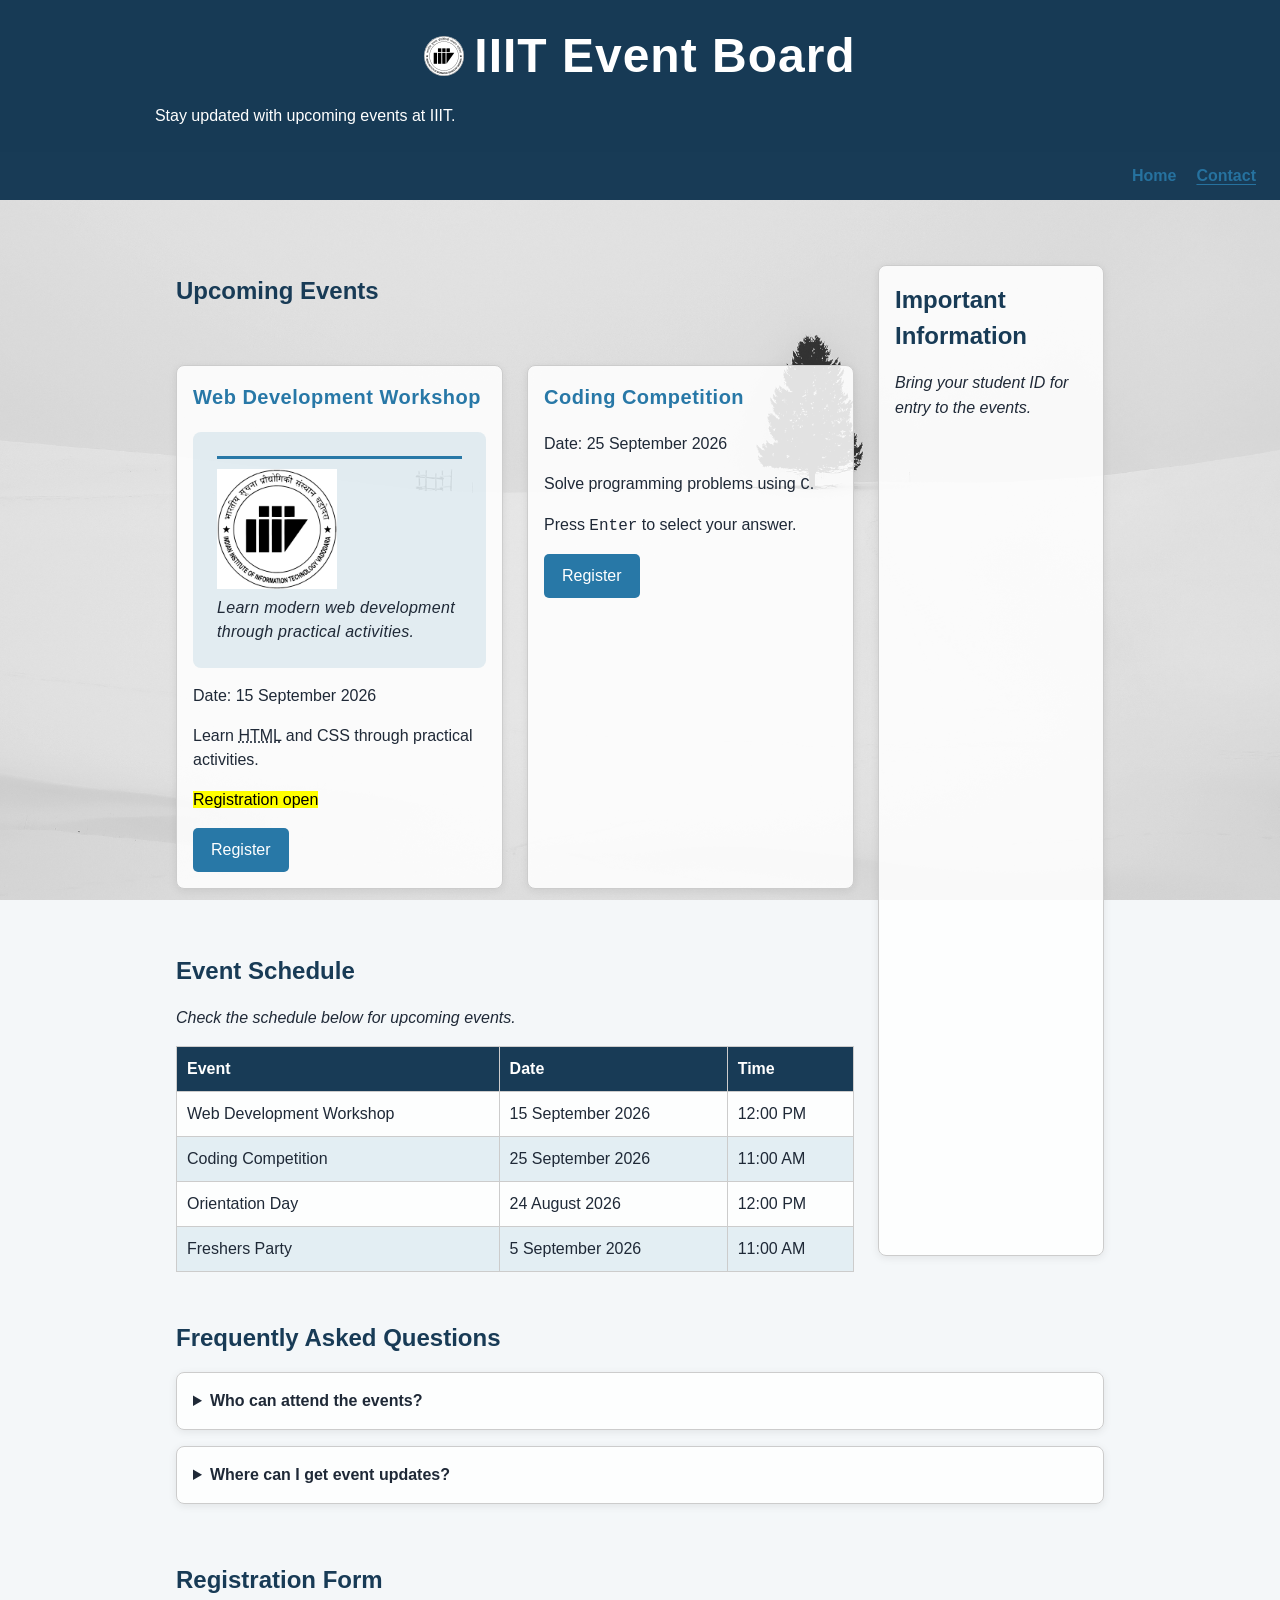
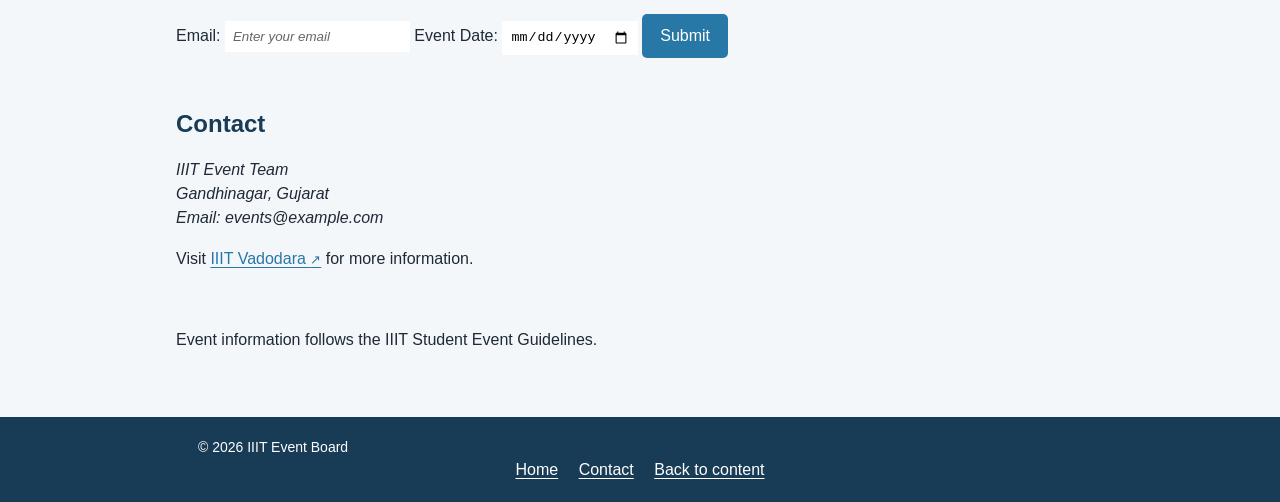
<file: index.html>
<!DOCTYPE html>
<html lang="en">

<head>
    <meta charset="UTF-8">
    <meta name="viewport" content="width=device-width, initial-scale=1.0">

    <title>IIIT Event Board</title>

    <link rel="icon" href="fevicon.jpg" type="image/jpeg">
    <link rel="stylesheet" href="base.css">
    <link rel="stylesheet" href="style.css">
    <link rel="stylesheet" href="theme-dark.css">
</head>

<body>

<header class="site-header">

    <div class="brand">
        <img src="fevicon.jpg" alt="IIIT Event Board logo">
        <h1>IIIT Event Board</h1>
    </div>

    <p>Stay updated with upcoming events at IIIT.</p>

</header>

<!-- B2 - nav is its own Grid region, separate from the header -->
<nav class="site-nav" aria-label="Main navigation">

    <!-- B6 - hamburger markup; the toggle itself is one line of JS,
         the look and the responsive reveal are all CSS (see style.css) -->
    <button type="button"
        class="nav-toggle"
        aria-expanded="false"
        aria-controls="primary-nav"
        onclick="document.getElementById('primary-nav').classList.toggle('open');
                 this.setAttribute('aria-expanded', this.getAttribute('aria-expanded') === 'true' ? 'false' : 'true');">
        <span aria-hidden="true">&#9776;</span>
        <span class="sr-only">Toggle menu</span>
    </button>

    <div class="nav-links" id="primary-nav">
        <a href="index.html">Home</a>
        <a href="contact.html">Contact</a>
    </div>

</nav>

<main id="main-content" class="main-content">

    <section class="events">

        <h2>Upcoming Events</h2>

        <article class="event-card">

            <h3>Web Development Workshop</h3>

            <figure>

                <img src="fevicon.jpg"
                     alt="IIIT Event Board event logo"
                     width="120"
                     height="120">

                <figcaption>
                    Learn modern web development through practical activities.
                </figcaption>

            </figure>

            <p>Date: <time datetime="2026-09-15">15 September 2026</time></p>

            <p>
                Learn
                <abbr title="HyperText Markup Language">HTML</abbr>
                and CSS through practical activities.
            </p>

            <p><mark>Registration open</mark></p>

            <button type="button"
                onclick="document.getElementById('register-dialog').showModal()">
                Register
            </button>

        </article>

        <article class="event-card">

            <h3>Coding Competition</h3>

            <p>Date: <time datetime="2026-09-25">25 September 2026</time></p>

            <p>Solve programming problems using <code>C</code>.</p>

            <p>Press <kbd>Enter</kbd> to select your answer.</p>

            <button type="button"
                onclick="document.getElementById('register-dialog').showModal()">
                Register
            </button>

        </article>

    </section>

    <aside class="info">

        <h2>Important Information</h2>

        <p>
            Bring your student ID for entry to the events.
        </p>

    </aside>

    <section class="schedule">

        <h2>Event Schedule</h2>

        <p>Check the schedule below for upcoming events.</p>

        <table>

            <thead>
                <tr>
                    <th>Event</th>
                    <th>Date</th>
                    <th>Time</th>
                </tr>
            </thead>

            <tbody>

                <tr>
                    <td>Web Development Workshop</td>
                    <td>15 September 2026</td>
                    <td>12:00 PM</td>
                </tr>

                <tr>
                    <td>Coding Competition</td>
                    <td>25 September 2026</td>
                    <td>11:00 AM</td>
                </tr>

                <tr>
                    <td>Orientation Day</td>
                    <td>24 August 2026</td>
                    <td>12:00 PM</td>
                </tr>

                <tr>
                    <td>Freshers Party</td>
                    <td>5 September 2026</td>
                    <td>11:00 AM</td>
                </tr>

            </tbody>

        </table>

    </section>

    <section class="faq">

        <h2>Frequently Asked Questions</h2>

        <details>

            <summary>Who can attend the events?</summary>

            <p>
                IIIT students can attend the events.
            </p>

        </details>

        <details>

            <summary>Where can I get event updates?</summary>

            <p>
                Check this event board regularly for updates.
            </p>

        </details>

    </section>

    <section class="registration">

        <h2>Registration Form</h2>

        <form>

            <label for="email">Email:</label>

            <input
                type="email"
                id="email"
                placeholder="Enter your email"
                required
            >

            <label for="event-date">Event Date:</label>

            <input
                type="date"
                id="event-date"
                required
            >

            <button type="submit">Submit</button>

        </form>

    </section>

    <section class="contact-info">

        <h2>Contact</h2>

        <address>
            IIIT Event Team<br>
            Gandhinagar, Gujarat<br>
            Email: events@example.com
        </address>

        <!-- A4 - external HTTPS link -->
        <p>
            Visit
            <a href="https://iiitvadodara.ac.in">
                IIIT Vadodara
            </a>
            for more information.
        </p>

    </section>

    <p class="guidelines-note">
        Event information follows the IIIT Student Event Guidelines.
    </p>

</main>

<dialog id="register-dialog">

    <h2>Registration</h2>

    <p>
        Registration option selected successfully.
    </p>

    <button type="button"
        onclick="document.getElementById('register-dialog').close()">
        Close
    </button>

</dialog>

<footer class="site-footer">

    <p>&copy; 2026 IIIT Event Board</p>

    <nav>

        <a href="index.html">Home</a>

        <a href="contact.html">Contact</a>

        <a href="#main-content">Back to content</a>

    </nav>

</footer>

</body>
</html>
</file>
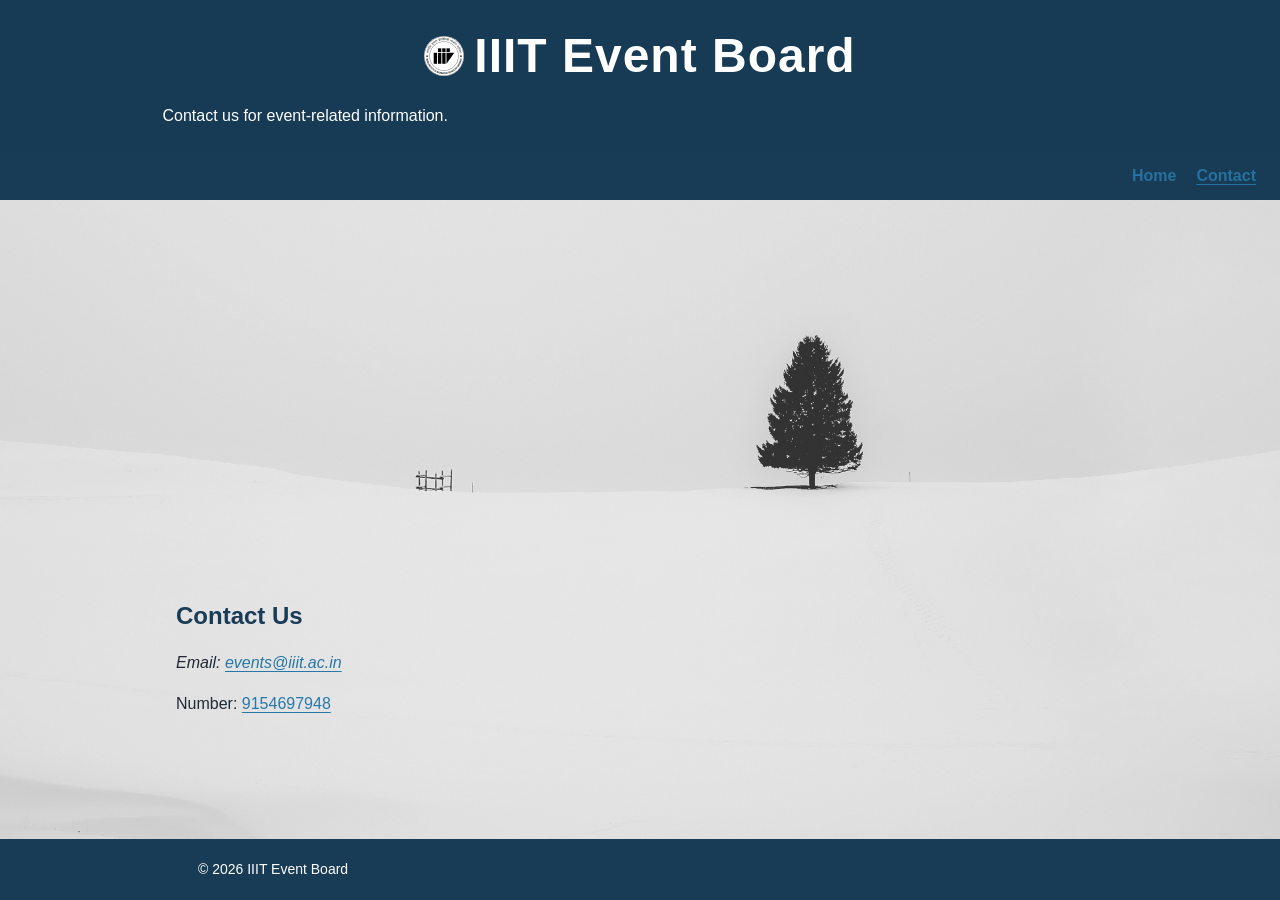
<file: contact.html>
<!DOCTYPE html>
<html lang="en">
<head>
<meta charset="UTF-8">
<meta name="viewport" content="width=device-width, initial-scale=1.0">
<title>Contact - IIIT Event Board</title>
<link rel="icon" href="fevicon.jpg" type="image/jpeg">
<link rel="stylesheet" href="base.css">
<link rel="stylesheet" href="style.css">
<link rel="stylesheet" href="theme-dark.css">
</head>
<body>

<header class="site-header">
    <div class="brand">
        <img src="fevicon.jpg" alt="IIIT Event Board logo">
        <h1>IIIT Event Board</h1>
    </div>
    <p>Contact us for event-related information.</p>
</header>

<nav class="site-nav" aria-label="Main navigation">
    <button type="button"
        class="nav-toggle"
        aria-expanded="false"
        aria-controls="primary-nav"
        onclick="document.getElementById('primary-nav').classList.toggle('open');
                 this.setAttribute('aria-expanded', this.getAttribute('aria-expanded') === 'true' ? 'false' : 'true');">
        <span aria-hidden="true">&#9776;</span>
        <span class="sr-only">Toggle menu</span>
    </button>
    <div class="nav-links" id="primary-nav">
        <a href="index.html">Home</a>
        <a href="contact.html">Contact</a>
    </div>
</nav>

<main id="main-content" class="main-content">
    <section class="contact-info">
        <h2>Contact Us</h2>
        <p>Email: <a href="mailto:events@iiit.ac.in">events@iiit.ac.in</a></p>
        <p>Number: <a href="tel:9154697948">9154697948</a></p>
    </section>
</main>

<footer class="site-footer">
    <p>&copy; 2026 IIIT Event Board</p>
</footer>

</body>
</html>
</file>
<file: base.css>
/* ============================================================
   BASE.CSS — resets & foundational element rules
   ============================================================ */

/* A6 - border-box everywhere. (Also re-declared at the very top
   of style.css, since the brief asks for it there specifically —
   repeating box-sizing:border-box is harmless, it just wins twice.) */
* {
    box-sizing: border-box;
}

html {
    font-size: 16px; /* baseline: 1rem = 16px for every rem value below */
}

body {
    margin: 0;
    font-family: Arial, "Segoe UI", sans-serif; /* A5 - chosen font stack */
    line-height: 1.5; /* A5 - required body line-height */
}

/* A9 - images always scale with their container and never distort */
img {
    max-width: 100%;
    height: auto;
}

button {
    font: inherit;
}

a {
    text-underline-offset: 3px;
}

/* Used on the hamburger button's text label: visually hidden but
   still announced by screen readers (pairs with A9's display:none
   usage, which hides/reveals the full nav-links list instead). */
.sr-only {
    position: absolute;
    width: 1px;
    height: 1px;
    padding: 0;
    margin: -1px;
    overflow: hidden;
    clip: rect(0, 0, 0, 0);
    white-space: nowrap;
    border: 0;
}
</file>
<file: style.css>
/* ============================================================
   STYLE.CSS — Lab 5 design system, box model, grid & responsive
   ============================================================ */

/* A6 - box-sizing:border-box at the very top of style.css, as asked */
* {
    box-sizing: border-box;
}

/* ------------------------------------------------------------
   A2/A3 - DESIGN-SYSTEM PALETTE
   Named custom properties instead of raw hex scattered through
   the file. One value each in hex / rgb() / hsl(), plus one
   semi-transparent colour for the header overlay.
   ------------------------------------------------------------ */
:root {
    --brand:  #183b56;                    /* hex  - A3 */
    --accent: #2878a7;                    /* hex  - A3 */
    --ink:    #1f2937;                    /* hex  - A3 */
    --paper:  #f4f7f9;                    /* hex  - A3 */
    --card:   rgba(255, 255, 255, 0.86);  /* rgb() + alpha - A3 */
    --border: #ccc;

    --overlay: rgb(24 59 86 / 45%);       /* rgb() semi-transparent - A3 */
    --accent-hover: hsl(205, 70%, 34%);   /* hsl() - A3 */

    /* A5 - a small type scale, defined once and reused everywhere */
    --fs-h1: clamp(1.5rem, 4vw, 3rem);    /* A4 - fluid clamp() heading */
    --fs-h2: 1.5rem;
    --fs-h3: 1.25rem;
    --fs-body: 1rem;
    --fs-small: 0.875rem;
}

/* ------------------------------------------------------------
   PAGE-LEVEL GRID  (B2)
   header / nav / main / footer as named Grid areas.
   ------------------------------------------------------------ */
body {
    display: grid;
    grid-template-rows: auto auto 1fr auto;
    grid-template-areas:
        "header"
        "nav"
        "main"
        "footer";
    min-height: 100vh;
    color: var(--ink);
    background: var(--paper) url("background.jpg") center/cover no-repeat fixed;
}

.site-header { grid-area: header; }
.site-nav    { grid-area: nav; }
.main-content{ grid-area: main; }
.site-footer { grid-area: footer; }

/* B4 - colour is inherited from the parent */
.main-content {
    color: inherit;
}

/* B4 - initial resets text-align to its initial value */
.registration {
    text-align: initial;
}

/* ------------------------------------------------------------
   MAIN-CONTENT GRID  (B2/B3/B4/B5)
   Mobile-first: a single stacked column by default. A second,
   nested Grid turns the sidebar into a real two-column layout
   once there's enough room (see the min-width:64rem query below).
   ------------------------------------------------------------ */
.main-content {
    display: grid;
    grid-template-columns: 1fr;
    grid-template-areas:
        "events"
        "info"
        "schedule"
        "faq"
        "registration"
        "contact";
    gap: 1.5rem;                                  /* B4 - gap */
    width: min(90%, 60rem);                       /* A4 - % width, capped */
    margin: 1.25rem auto;                         /* A7 - centre the container */
    padding: calc(1rem + 1vw) 1rem;               /* A4 - calc() */
}

.events        { grid-area: events; }
.info          { grid-area: info; }
.schedule      { grid-area: schedule; }
.faq           { grid-area: faq; }
.registration  { grid-area: registration; }
.contact-info  { grid-area: contact; }

/* the closing note isn't a named region: let it span the full width */
.guidelines-note {
    grid-column: 1 / -1;
}

@media (min-width: 64rem) {
    /* B5 - second mobile-first breakpoint: sidebar + main.
       "info" (the aside) spans two rows next to events+schedule. */
    .main-content {
        grid-template-columns: 3fr 1fr;
        grid-template-areas:
            "events       info"
            "schedule     info"
            "faq          faq"
            "registration registration"
            "contact      contact";
    }
}

/* ------------------------------------------------------------
   RESPONSIVE EVENT CARD GRID  (B3/B4)
   Reflows from many columns to one with NO media query at all —
   auto-fit collapses empty tracks and minmax() sets the floor.
   ------------------------------------------------------------ */
.events {
    display: grid;
    grid-template-columns: repeat(auto-fit, minmax(15rem, 1fr));
    gap: 1.5rem;
}

.events h2 {
    grid-column: 1 / -1; /* heading runs across every card column */
}

/* ------------------------------------------------------------
   HEADER  (A4/A5/A7/A9)
   ------------------------------------------------------------ */
.site-header {
    position: relative;
    overflow: hidden;
    padding: 1.25rem 1rem 1.5rem 1rem; /* A7 - 4-value shorthand: T R B L */
    color: white;
    background: var(--brand);
    text-align: center;
}

/* A3 - semi-transparent rgb() overlay on the banner */
.site-header::before {
    content: "";
    position: absolute;
    inset: 0;
    background: var(--overlay);
    pointer-events: none;
}

.brand {
    position: relative;
    display: flex; /* A9 - display used deliberately for a row of items */
    align-items: center;
    justify-content: center;
    gap: 0.625rem;
}

.site-header h1 {
    margin: 0;
    font-size: var(--fs-h1); /* A4/A5 - fluid clamp() heading */
    font-weight: bold;
    letter-spacing: 0.0625rem;
}

.brand img {
    width: 2.5rem;
    height: 2.5rem;
    object-fit: cover; /* A9 - uniform crop regardless of source size */
    border-radius: 50%;
}

.site-header p {
    position: relative;
    margin: 0.75rem 0 0;
}

/* ------------------------------------------------------------
   RESPONSIVE NAV + HAMBURGER  (A9/B5/B6)
   ------------------------------------------------------------ */
.site-nav {
    display: flex; /* A9 - a row of nav items */
    align-items: center;
    justify-content: flex-end;
    gap: 0.5rem;
    padding: 0.75rem 1rem;
    background: var(--brand);
}

.nav-toggle {
    display: inline-flex;
    align-items: center;
    justify-content: center;
    background: transparent;
    border: 1px solid rgb(255 255 255 / 60%);
    border-radius: 0.25rem;
    color: white;
    font-size: 1.25rem;
    line-height: 1;
    padding: 0.4rem 0.6rem;
}

/* A9 - display:none on an element revealed later (here: by the
   hamburger's click handler on phones, and by the breakpoint below
   on wider screens) */
.nav-links {
    display: none;
    flex-direction: column;
    gap: 0.25rem;
}

.nav-links.open {
    display: flex;
}

/* A2 - descendant selector */
.nav-links a {
    margin: 0 0.5rem;
    color: white;
    text-decoration: none;
}

/* A2 - child combinator */
.nav-links > a {
    font-weight: bold;
}

@media (min-width: 40rem) {
    /* B5/B6 - first mobile-first breakpoint: reveal the full nav row,
       hide the hamburger, no JS needed any more */
    .nav-toggle {
        display: none;
    }

    .nav-links {
        display: flex;
        flex-direction: row;
    }
}

h1,
h2,
h3 {
    font-family: Arial, "Segoe UI", sans-serif;
}

h2 {
    margin: 1.5rem 0 1rem;
    color: var(--brand);
    font-size: var(--fs-h2); /* A5 - type scale */
    font-weight: bold;
}

/* A3 - adjacent sibling selector */
h2 + p {
    font-style: italic;
}

/* A3 - general sibling selector */
h2 ~ p {
    line-height: 1.6;
}

h3 {
    margin-top: 0;
    color: var(--accent);
    font-size: var(--fs-h3); /* A5 - type scale */
    font-weight: bold;
    letter-spacing: 0.03125rem;
}

/* A5 - cap reading width on body copy */
p {
    max-width: 65ch;
}

/* ------------------------------------------------------------
   CARD COMPONENT  (A7/A8)
   ------------------------------------------------------------ */
.event-card,
aside,
details {
    margin: 1rem 0;
    padding: 1rem;
    background: var(--card);
    border: 1px solid var(--border); /* hairline border - kept in px */
    border-radius: 0.5rem;
    box-shadow: 0 2px 8px rgb(0 0 0 / 8%); /* A8 - soft shadow */
}

.event-card h3,
aside h2 {
    margin-top: 0;
}

/* A4 - selects external HTTPS links */
a[href^="https"]::after {
    content: " ↗";
    font-size: 0.8em;
}

/* A4 - selects email input */
input[type="email"] {
    border: 2px solid var(--accent);
    padding: 0.5rem;
}

/* A4 - selects date input */
input[type="date"] {
    border: 2px solid var(--accent);
    padding: 0.5rem;
}

/* A5 - hover state */
a:hover {
    text-decoration: underline;
}

/* A5 - focus state for links */
a:focus {
    outline: 0.1875rem solid orange;
    outline-offset: 0.125rem;
}

/* A5 - focus state for form inputs */
input:focus {
    outline: 0.1875rem solid orange;
    outline-offset: 0.125rem;
}

/* A6 - stripes alternate table rows */
.schedule tr:nth-child(even) {
    background: rgba(40, 120, 167, 0.12);
}

/* A6 - selects the first navigation link */
.nav-links a:first-child {
    font-weight: bold;
}

/* A6 - selects the last navigation link */
.nav-links a:last-child {
    text-decoration: underline;
}

/* A6 - selects links that are not active */
.nav-links a:not(.active) {
    opacity: 0.9;
}

.schedule table {
    width: 100%;
    border-collapse: collapse;
    background: var(--card);
}

.schedule th,
.schedule td {
    padding: 0.625rem;
    border: 1px solid var(--border);
    text-align: left;
}

.schedule th {
    background: var(--brand);
    color: white;
}

/* A7 - generated content before figure */
figure::before {
    content: "";
    display: block;
    margin-bottom: 0.625rem;
    border-top: 3px solid var(--accent);
}

figure {
    margin: 0.625rem 0;
    padding: 1.5rem;
    background: rgba(40, 120, 167, 0.12);
    border-radius: 0.5rem;
}

.event-card figure img {
    object-fit: cover; /* A9 - uniform thumbnail crop */
}

figcaption {
    font-style: italic;
    letter-spacing: 0.3px;
}

/* A7 - placeholder styling */
input::placeholder {
    color: #666;
    font-style: italic;
}

button {
    padding: 0.625rem 1.125rem;
    border: 0;
    border-radius: 0.3125rem;
    background: var(--accent);
    color: white;
    font-size: 1rem;
    cursor: pointer;
}

button:hover {
    background: var(--accent-hover); /* A3 - hsl() hover colour */
}

details {
    margin-bottom: 0.625rem;
}

summary {
    font-weight: bold;
    cursor: pointer;
}

dialog {
    width: min(90%, 21.875rem);
    padding: 1.5rem;
    border: 1px solid var(--border);
    border-radius: 0.625rem;
    box-shadow: 0 5px 20px rgb(0 0 0 / 30%);
}

dialog::backdrop {
    background: rgb(0 0 0 / 50%);
}

.site-footer {
    padding: 1.25rem;
    background: var(--brand);
    color: white;
    text-align: center;
}

/* B4 - unset removes the custom margin */
.site-footer p {
    margin: unset;
    font-size: var(--fs-small); /* A5 - type scale */
}

.site-footer nav a {
    color: white;
    margin: 0 0.5rem;
}

/* A8 - LVHA order */
a:link {
    color: var(--accent);
}

a:visited {
    color: #666;
}

a:hover {
    text-decoration: underline;
}

a:active {
    color: orange;
}

/* B4 - border does not inherit by default */
.registration input {
    border: initial;
}

/* B2 - conflicting rules for cascade demonstration */
.events p {
    color: green;
}

.events article p {
    color: var(--ink);
}

/* A9 - low-specificity class selector */
.events {
    font-family: Arial, "Segoe UI", sans-serif;
}

@media (max-width: 37.5em) {
    /* legacy narrow-phone tweak, kept from Lab 4 */
    .site-header {
        padding: 0.9375rem;
    }

    .site-header h1 {
        font-size: 1.6rem;
    }

    .brand img {
        width: 2rem;
        height: 2rem;
    }

    .event-card {
        padding: 0.75rem;
    }
}
</file>
<file: theme-dark.css>
body.dark-theme {
    --brand: #0f172a;
    --accent: #1d58a1;
    --paper: #111827;
    --ink: #eee;
    --card: rgba(31, 41, 55, 0.94);
    --border: #4b5563;
    --overlay: rgb(15 23 42 / 55%);
    --accent-hover: hsl(212, 65%, 45%);

    color: var(--ink);
    background-color: var(--paper);
}

body.dark-theme .site-header,
body.dark-theme .site-nav,
body.dark-theme .site-footer {
    background: var(--brand);
}

body.dark-theme .events article,
body.dark-theme aside,
body.dark-theme details {
    background: var(--card);
    color: #eee;
    border-color: var(--border);
}

body.dark-theme h2 {
    color: #93c5fd;
}

body.dark-theme h3 {
    color: #60a5fa;
}

body.dark-theme figure {
    background: rgba(96, 165, 250, 0.12);
}

body.dark-theme address {
    color: #eee;
}

body.dark-theme .nav-links a,
body.dark-theme .site-footer nav a {
    color: white;
}
</file>
